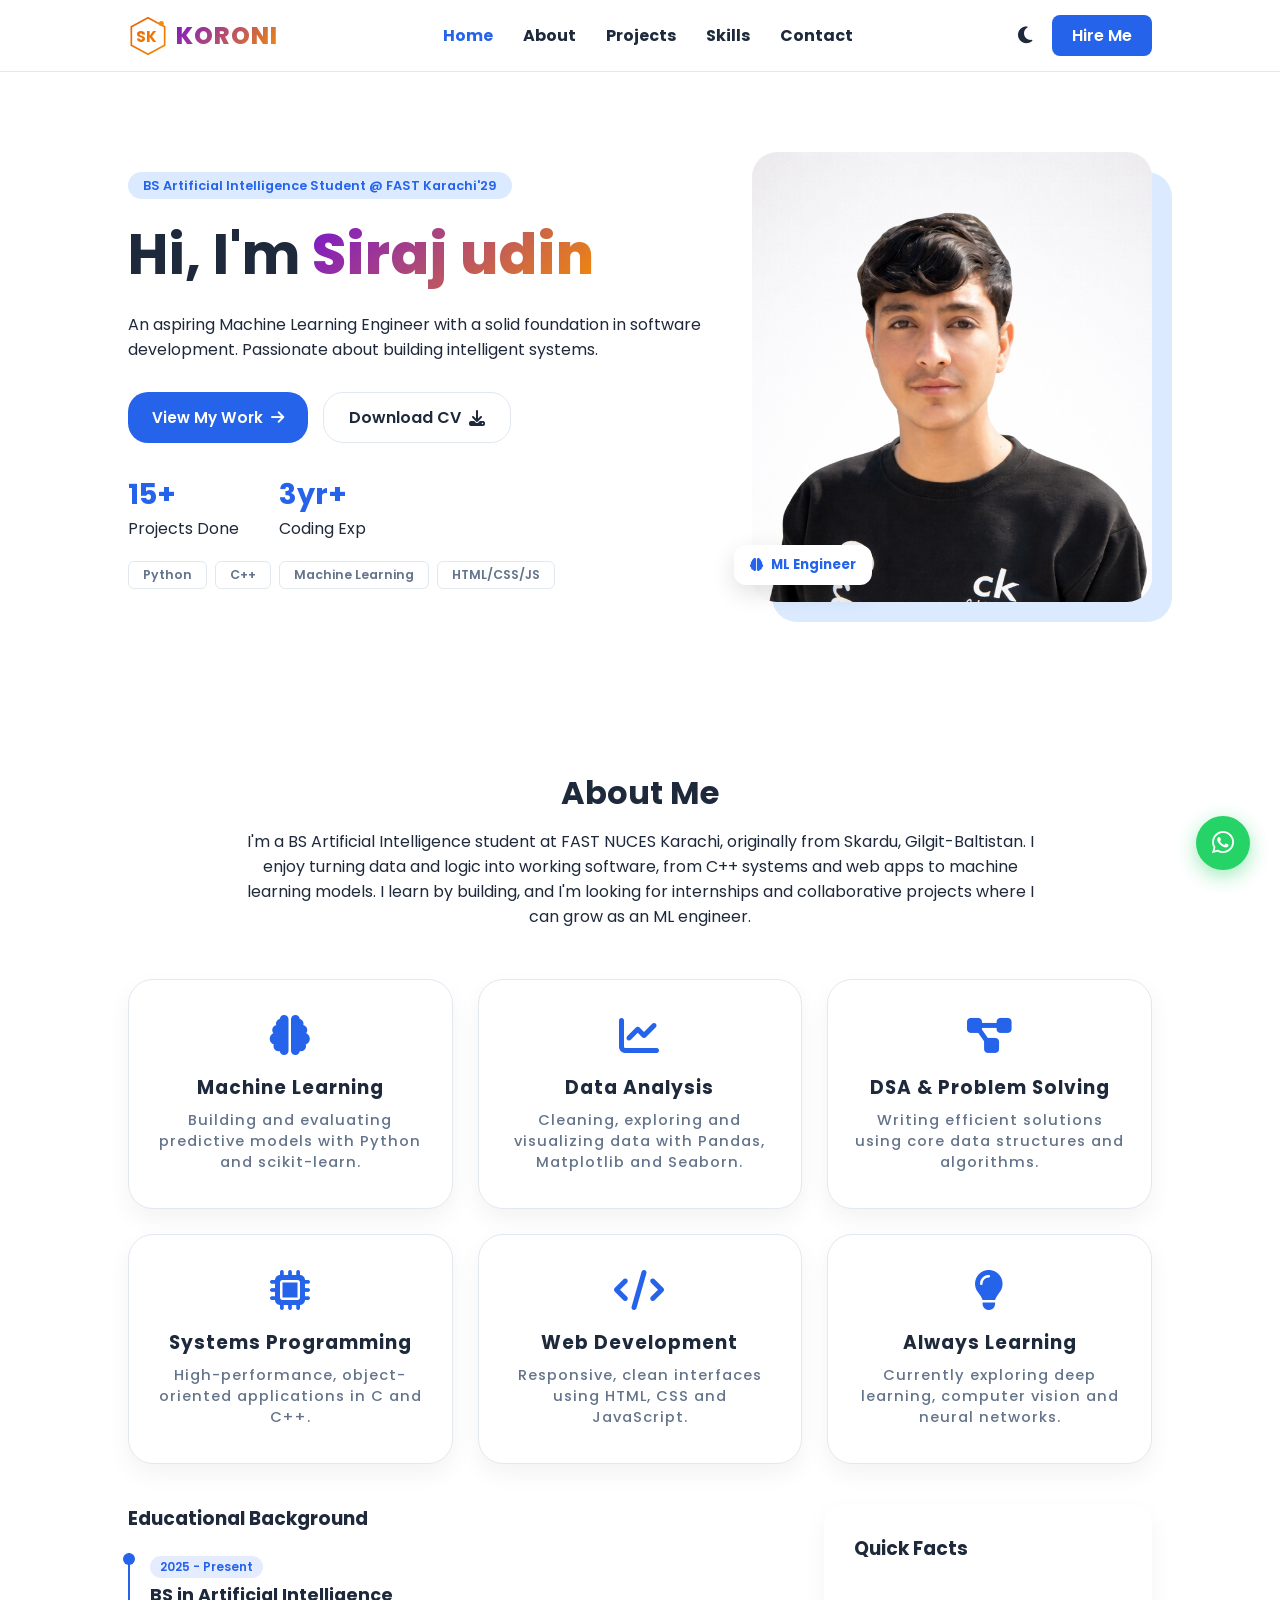
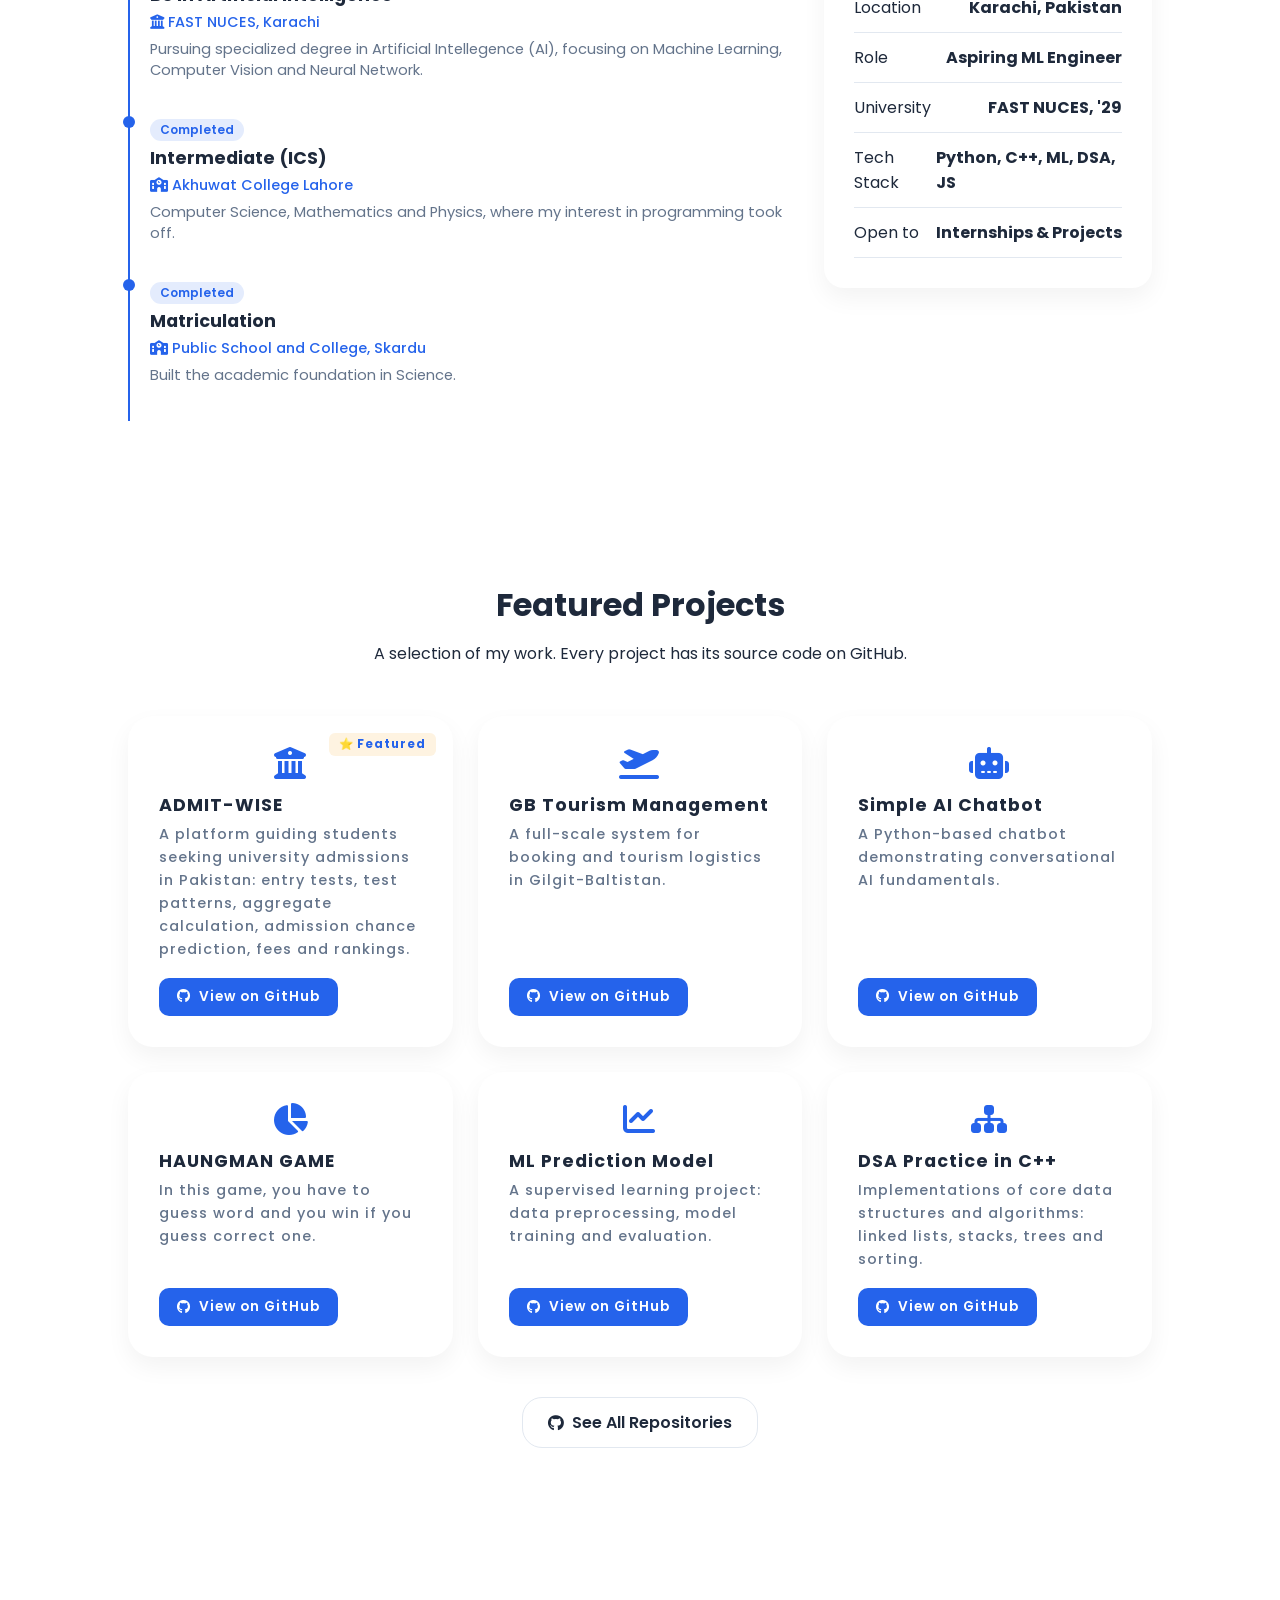
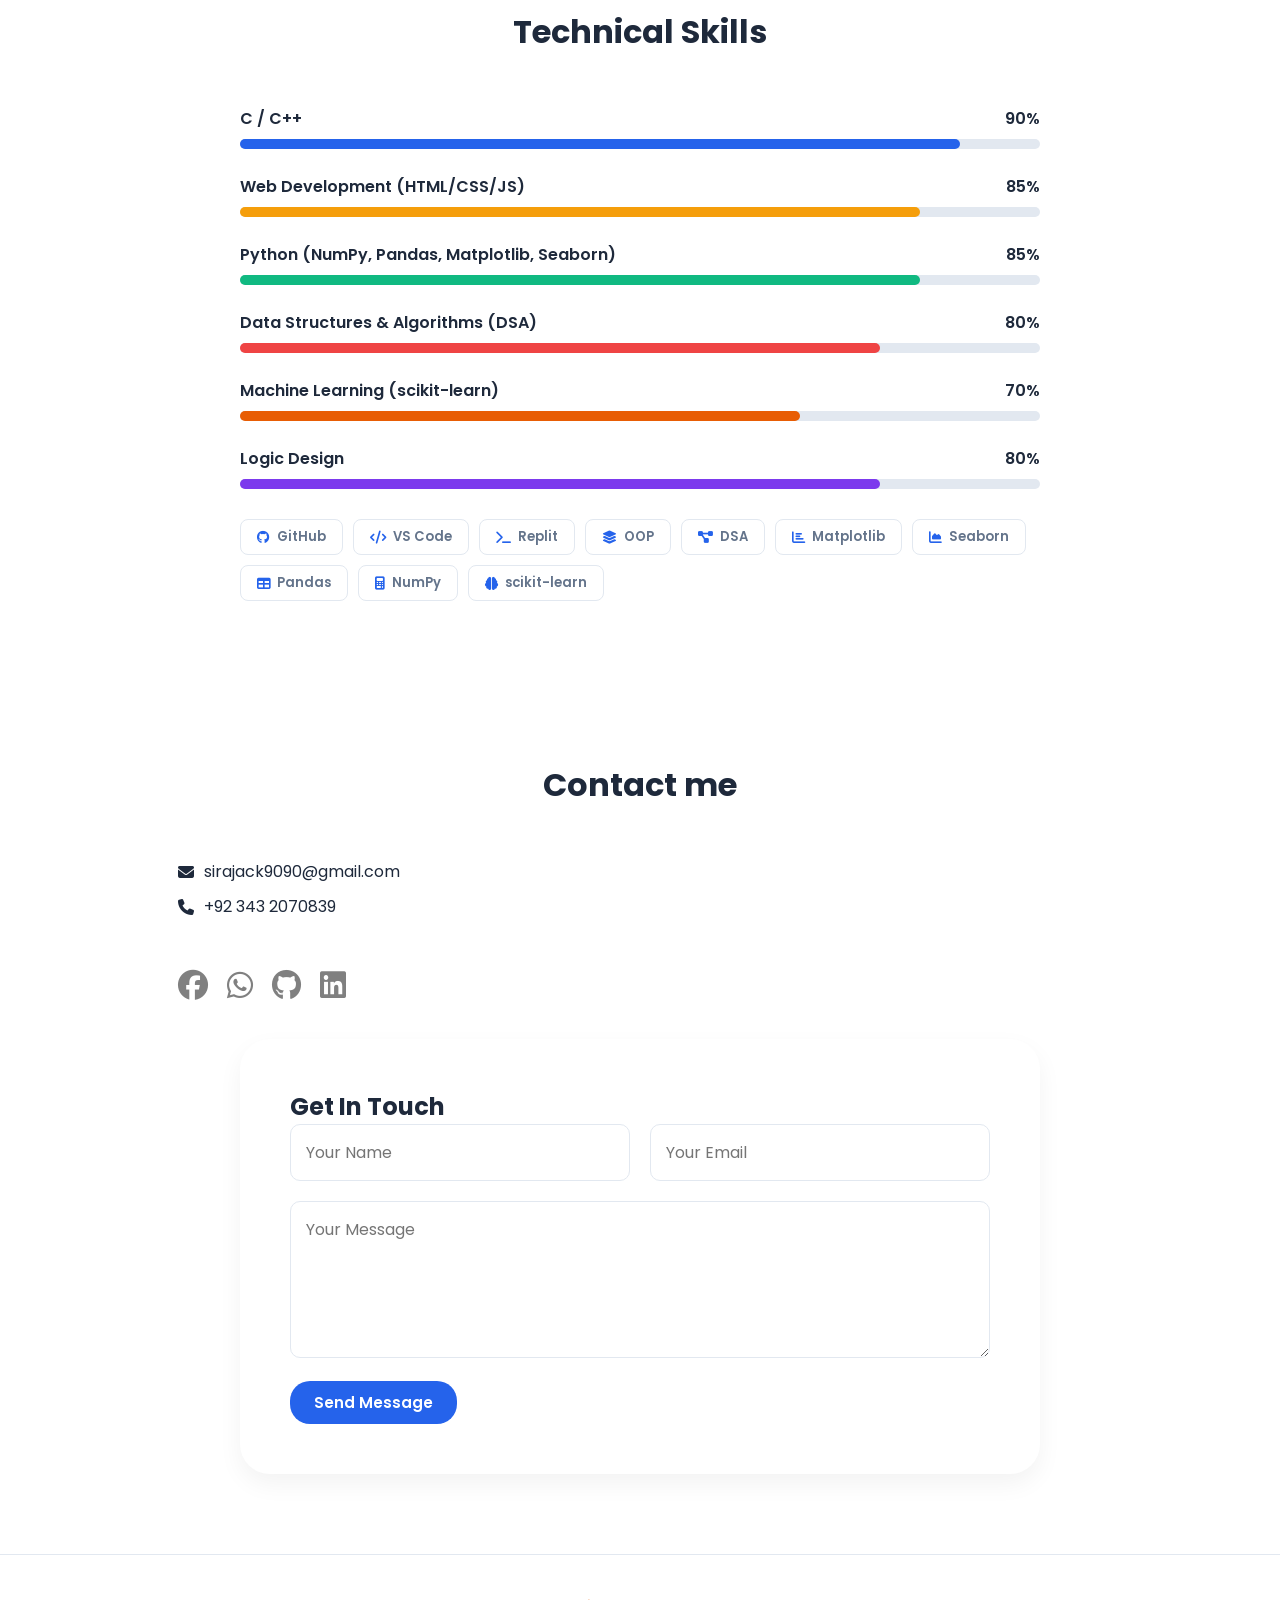
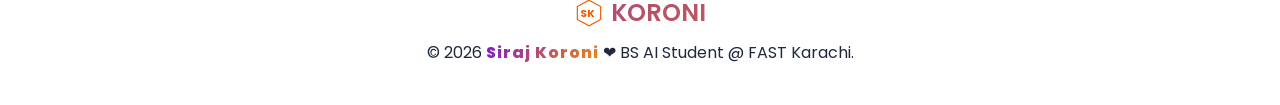
<file: index.html>
<!doctype html>
<html lang="en" data-theme="light">
  <head>
    <meta charset="UTF-8" />
    <meta name="viewport" content="width=device-width, initial-scale=1.0" />
    <title>Siraj Koroni | AI &amp; ML Engineer Portfolio</title>
    <meta name="description" content="Portfolio of Siraj Koroni, BS Artificial Intelligence student at FAST NUCES Karachi. Machine Learning, Python, C++ and web projects." />
    <meta property="og:title" content="Siraj Koroni | Aspiring ML Engineer" />
    <meta property="og:description" content="BS AI student at FAST Karachi. Projects in ML, Python, C++ and web development." />
    <meta property="og:image" content="myImage.png" />
    <link rel="icon" href="data:image/svg+xml,<svg xmlns='http://www.w3.org/2000/svg' viewBox='0 0 100 100'><text y='.9em' font-size='90'>🧠</text></svg>" />
    <link href="https://fonts.googleapis.com/css2?family=Poppins:wght@300;400;500;600;700&display=swap" rel="stylesheet" />
    <link rel="stylesheet" href="https://cdnjs.cloudflare.com/ajax/libs/font-awesome/6.4.0/css/all.min.css" />
    <link rel="stylesheet" href="mycss.css" />
  </head>
  <body>

    <!-- FLOATING WHATSAPP BUTTON -->
    <a href="https://wa.me/923432070839" target="_blank" rel="noopener" class="float-contact" title="Chat on WhatsApp">
      <i class="fab fa-whatsapp"></i>
      <span class="float-tooltip">Chat with me</span>
    </a>

    <header>
      <nav class="navbar">

        <!-- SVG LOGO -->
        <a href="#home" class="logo">
          <svg class="logo-svg" viewBox="0 0 48 48" fill="none" xmlns="http://www.w3.org/2000/svg">
            <defs>
              <linearGradient id="lg1" x1="0" y1="0" x2="48" y2="48" gradientUnits="userSpaceOnUse">
                <stop stop-color="#e85d04"/>
                <stop offset="1" stop-color="#f48c06"/>
              </linearGradient>
            </defs>
            <!-- Hexagon -->
            <polygon points="24,2 44,13 44,35 24,46 4,35 4,13"
              fill="none" stroke="url(#lg1)" stroke-width="2"/>
            <!-- SK text -->
            <text x="9" y="31" font-family="Poppins, sans-serif"
              font-size="18" font-weight="700" fill="url(#lg1)">SK</text>
            <!-- Dot accent -->
            <circle cx="40" cy="9" r="3" fill="#f48c06"/>
          </svg>
          <span class="logo-text">KORONI</span>
        </a>

        <ul class="nav-links">
          <li><a href="#home"><b>Home</b></a></li>
          <li><a href="#about"><b>About</b></a></li>
          <li><a href="#projects"><b>Projects</b></a></li>
          <li><a href="#skills"><b>Skills</b></a></li>
          <li><a href="#contact"><b>Contact</b></a></li>
        </ul>
        <div class="nav-right">
          <button id="theme-toggle" class="theme-btn">
            <i class="fas fa-moon"></i>
          </button>
          <a href="#contact" class="hire-btn">Hire Me</a>
        </div>
      </nav>
    </header>

    <!-- HERO -->
    <section id="home" class="hero">
      <div class="hero-container">
        <div class="hero-text">
          <span class="badge">BS Artificial Intelligence Student @ FAST Karachi'29</span>
          <h1>Hi, I'm <span class="accent-text">Siraj udin</span></h1>
          <p>
            An aspiring Machine Learning Engineer with a solid foundation
            in software development. Passionate about building intelligent systems.
          </p>

          <div class="hero-actions">
            <a href="#projects" class="btn btn-main">View My Work <i class="fas fa-arrow-right"></i></a>
            <a href="CV-sirajudin.pdf" class="btn btn-alt" download>Download CV <i class="fas fa-download"></i></a>
          </div>

          <div class="hero-stats">
            <div class="stat">
              <strong>15+</strong> <span>Projects Done</span>
            </div>
            <div class="stat">
              <strong>3yr+</strong> <span>Coding Exp</span>
            </div>
          </div>

          <div class="tech-pills">
            <span>Python</span>
            <span>C++</span>
            <span>Machine Learning</span>
            <span>HTML/CSS/JS</span>
          </div>
        </div>

        <div class="hero-img-box">
          <img src="myImage.png" alt="Siraj Koroni" />
          <div class="img-badge-float"><i class="fas fa-brain"></i> ML Engineer</div>
        </div>
      </div>
    </section>

    <!-- ABOUT -->
    <section id="about" class="about">
      <div class="section-header">
        <h2>About Me</h2>
        <p>
          I'm a BS Artificial Intelligence student at FAST NUCES Karachi, originally from
          Skardu, Gilgit-Baltistan. I enjoy turning data and logic into working software,
          from C++ systems and web apps to machine learning models. I learn by building,
          and I'm looking for internships and collaborative projects where I can grow
          as an ML engineer.
        </p>
      </div>

      <div class="expertise-grid">
        <div class="exp-card"><i class="fas fa-brain"></i><h3>Machine Learning</h3>
          <p>Building and evaluating predictive models with Python and scikit-learn.</p></div>
        <div class="exp-card"><i class="fas fa-chart-line"></i><h3>Data Analysis</h3>
          <p>Cleaning, exploring and visualizing data with Pandas, Matplotlib and Seaborn.</p></div>
        <div class="exp-card"><i class="fas fa-project-diagram"></i><h3>DSA &amp; Problem Solving</h3>
          <p>Writing efficient solutions using core data structures and algorithms.</p></div>
        <div class="exp-card"><i class="fas fa-microchip"></i><h3>Systems Programming</h3>
          <p>High-performance, object-oriented applications in C and C++.</p></div>
        <div class="exp-card"><i class="fas fa-code"></i><h3>Web Development</h3>
          <p>Responsive, clean interfaces using HTML, CSS and JavaScript.</p></div>
        <div class="exp-card"><i class="fas fa-lightbulb"></i><h3>Always Learning</h3>
          <p>Currently exploring deep learning, computer vision and neural networks.</p></div>
      </div>

      <!-- <div class="learning-row">
        <strong>Currently learning:</strong>
        <span>Deep Learning</span><span>Computer Vision</span><span>Neural Networks</span><span>scikit-learn</span><span>Linear Algebra</span>
      </div> -->

      <div class="about-details">
        <div class="education">
          <h3>Educational Background</h3>
          <div class="timeline">
            <div class="timeline-point">
              <span class="year-tag">2025 - Present</span>
              <h4>BS in Artificial Intelligence</h4>
              <span class="place"><i class="fas fa-university"></i> FAST NUCES, Karachi</span>
              <p>Pursuing specialized degree in Artificial Intellegence (AI), focusing on Machine Learning, Computer Vision and Neural Network.</p>
              <!-- <div class="p-tags"><span>Machine Learning</span><span>Data Structures</span><span>OOP</span><span>Linear Algebra</span></div> -->
            </div>
            <div class="timeline-point">
              <span class="year-tag">Completed</span>
              <h4>Intermediate (ICS)</h4>
              <span class="place"><i class="fas fa-school"></i> Akhuwat College Lahore</span>
              <p>Computer Science, Mathematics and Physics, where my interest in programming took off.</p>
            </div>
            <div class="timeline-point">
              <span class="year-tag">Completed</span>
              <h4>Matriculation</h4>
              <span class="place"><i class="fas fa-school"></i> Public School and College, Skardu</span>
              <p>Built the academic foundation in Science.</p>
            </div>
          </div>
        </div>
        <div class="quick-facts">
          <h3>Quick Facts</h3>
          <div class="fact-row"><span>Location</span> <strong>Karachi, Pakistan</strong></div>
          <div class="fact-row"><span>Role</span> <strong>Aspiring ML Engineer</strong></div>
          <div class="fact-row"><span>University</span> <strong>FAST NUCES, '29</strong></div>
          <div class="fact-row"><span>Tech Stack</span> <strong>Python, C++, ML, DSA, JS</strong></div>
          <div class="fact-row"><span>Open to</span> <strong>Internships &amp; Projects</strong></div>
        </div>
      </div>
    </section>

    <!-- PROJECTS -->
    <section id="projects" class="projects">
      <div class="section-header">
        <h2>Featured Projects</h2>
        <p>A selection of my work. Every project has its source code on GitHub.</p>
      </div>
      <div class="project-grid">

        <div class="project-card">
          <div class="p-icon"><i class="fas fa-university"></i></div><div class="p-status">⭐ Featured</div>
          <h3>ADMIT-WISE </h3>
          <p>A platform guiding students seeking university admissions in Pakistan: entry tests, test patterns, aggregate calculation, admission chance prediction, fees and rankings.</p>
          <!-- <div class="p-tags"><span>Python</span><span>Streamlit lib</span></div> -->
          <div class="p-actions"><a href="https://github.com/Koroni-9090/AdmitWise.git" target="_blank" rel="noopener" class="p-btn"><i class="fab fa-github"></i> View on GitHub</a></div>
        </div>

        <div class="project-card">
          <div class="p-icon"><i class="fas fa-plane-departure"></i></div>
          <h3>GB Tourism Management</h3>
          <p>A full-scale system for booking and tourism logistics in Gilgit-Baltistan.</p>
          <!-- <div class="p-tags"><span>C++</span><span>C</span><span>Logic Design</span></div> -->
          <div class="p-actions"><a href="https://github.com/Siraj-koroni/PF-Project-tourism-GB.git" target="_blank" rel="noopener" class="p-btn"><i class="fab fa-github"></i> View on GitHub</a></div>
        </div>

        <div class="project-card">
          <div class="p-icon"><i class="fas fa-robot"></i></div>
          <h3>Simple AI Chatbot</h3>
          <p>A Python-based chatbot demonstrating conversational AI fundamentals.</p>
          <!-- <div class="p-tags"><span>Python</span><span>Numpy</span></div> -->
          <div class="p-actions"><a href="https://github.com/Koroni-9090/Basic-chatbot.git" target="_blank" rel="noopener" class="p-btn"><i class="fab fa-github"></i> View on GitHub</a></div>
        </div>

        <div class="project-card">
          <div class="p-icon"><i class="fas fa-chart-pie"></i></div>
          <h3>HAUNGMAN GAME</h3>
          <p>In this game, you have to guess word and you win if you guess correct one.</p>
          <!-- <div class="p-tags"><span>Python</span><span>Numpy</span><span>Pandas</span></div> -->
          <div class="p-actions"><a href="https://github.com/Koroni-9090/Haungman-Game.git" target="_blank" rel="noopener" class="p-btn"><i class="fab fa-github"></i> View on GitHub</a></div>
        </div>

        <div class="project-card">
          <div class="p-icon"><i class="fas fa-chart-line"></i></div>
          <h3>ML Prediction Model</h3>
          <p>A supervised learning project: data preprocessing, model training and evaluation.</p>
          <!-- <div class="p-tags"><span>Python</span><span>scikit-learn</span></div> -->
          <div class="p-actions"><a href="https://github.com/Siraj-koroni/ML-Prediction-Model" target="_blank" rel="noopener" class="p-btn"><i class="fab fa-github"></i> View on GitHub</a></div>
        </div>

        <div class="project-card">
          <div class="p-icon"><i class="fas fa-sitemap"></i></div>
          <h3>DSA Practice in C++</h3>
          <p>Implementations of core data structures and algorithms: linked lists, stacks, trees and sorting.</p>
          <!-- <div class="p-tags"><span>C++</span><span>DSA</span></div> -->
          <div class="p-actions"><a href="https://github.com/Siraj-koroni/DSA-Cpp" target="_blank" rel="noopener" class="p-btn"><i class="fab fa-github"></i> View on GitHub</a></div>
        </div>
      </div>
      <div class="center-btn">
        <a href="https://github.com/Siraj-koroni" target="_blank" rel="noopener" class="btn btn-alt"><i class="fab fa-github"></i> See All Repositories</a>
      </div>
    </section>

    <!-- SKILLS -->
    <section id="skills" class="skills">
      <div class="section-header">
        <h2>Technical Skills</h2>
      </div>
      <div class="skills-container">

        <div class="skill-box">
          <div class="skill-info"><span>C / C++</span><span class="percent">90%</span></div>
          <div class="progress-line"><span class="c-cpp" data-width="90" style="--bar-color:#2563eb;"></span></div>
        </div>

        <div class="skill-box">
          <div class="skill-info"><span>Web Development (HTML/CSS/JS)</span><span class="percent">85%</span></div>
          <div class="progress-line"><span class="web-dev" data-width="85" style="--bar-color:#f59e0b;"></span></div>
        </div>

        <div class="skill-box">
          <div class="skill-info"><span>Python (NumPy, Pandas, Matplotlib, Seaborn)</span><span class="percent">85%</span></div>
          <div class="progress-line"><span class="python" data-width="85" style="--bar-color:#10b981;"></span></div>
        </div>

        <div class="skill-box">
          <div class="skill-info"><span>Data Structures &amp; Algorithms (DSA)</span><span class="percent">80%</span></div>
          <div class="progress-line"><span class="dsa" data-width="80" style="--bar-color:#ef4444;"></span></div>
        </div>

        <div class="skill-box">
          <div class="skill-info"><span>Machine Learning (scikit-learn)</span><span class="percent">70%</span></div>
          <div class="progress-line"><span class="ml" data-width="70" style="--bar-color:#e85d04;"></span></div>
        </div>

        <div class="skill-box">
          <div class="skill-info"><span>Logic Design</span><span class="percent">80%</span></div>
          <div class="progress-line"><span class="logic" data-width="80" style="--bar-color:#7c3aed;"></span></div>
        </div>

      </div>

      <div class="tools-row">
        <span class="tool-badge"><i class="fab fa-github"></i> GitHub</span>
        <span class="tool-badge"><i class="fas fa-code"></i> VS Code</span>
        <span class="tool-badge"><i class="fas fa-terminal"></i> Replit</span>
        <span class="tool-badge"><i class="fas fa-layer-group"></i> OOP</span>
        <span class="tool-badge"><i class="fas fa-project-diagram"></i> DSA</span>
        <span class="tool-badge"><i class="fas fa-chart-bar"></i> Matplotlib</span>
        <span class="tool-badge"><i class="fas fa-chart-area"></i> Seaborn</span>
        <span class="tool-badge"><i class="fas fa-table"></i> Pandas</span>
        <span class="tool-badge"><i class="fas fa-calculator"></i> NumPy</span>
        <span class="tool-badge"><i class="fas fa-brain"></i> scikit-learn</span>
      </div>
    </section>

    <!-- <-- CONTACT -->
    <section id="contact" class="contact">
      <div class="section-header">
        <h2>Contact me</h2>
      </div>

      <div class="contact-info-row">
        <a href="mailto:sirajack9090@gmail.com">
          <i class="fa-solid fa-envelope"></i> sirajack9090@gmail.com
        </a>
        <a href="tel:+923432070839">
          <i class="fa-solid fa-phone"></i> +92 343 2070839
        </a>
      </div>

      <div class="social-platforms">
        <a id="facebook" href="https://www.facebook.com" target="_blank">
          <i class="fab fa-facebook"></i>
        </a>
        <a id="whatsapp" href="https://wa.me/923432070839" target="_blank">
          <i class="fab fa-whatsapp"></i>
        </a>
        <a id="github" href="https://github.com/Siraj-koroni" target="_blank">
          <i class="fab fa-github"></i>
        </a>
        <a id="linkedin" href="https://www.linkedin.com/in/siraj-u-din-773331389?utm_source=share&utm_campaign=share_via&utm_content=profile&utm_medium=android_app" target="_blank">
          <i class="fab fa-linkedin"></i>
        </a>
      </div>

      <div class="contact-box">
        <h2>Get In Touch</h2>
        <form id="contact-form">
          <div class="input-row">
            <input type="text" name="name" placeholder="Your Name" required />
            <input type="email" name="email" placeholder="Your Email" required />
          </div>
          <textarea name="message" rows="5" placeholder="Your Message" required></textarea>
          <button type="submit" class="btn btn-main" style="margin-top:16px;">Send Message</button>
        </form>
      </div>
    </section>

    <footer>
      <div class="f-logo">
        <svg viewBox="0 0 48 48" width="28" fill="none">
          <polygon points="24,2 44,13 44,35 24,46 4,35 4,13" fill="none" stroke="#e85d04" stroke-width="2"/>
          <text x="9" y="31" font-family="Poppins,sans-serif" font-size="18" font-weight="700" fill="#e85d04">SK</text>
        </svg>
        KORONI
      </div>
      <p>&copy; 2026 <b>Siraj Koroni</b>  ❤ BS AI Student @ FAST Karachi.</p>
    </footer>

    <button id="back-top" class="back-top" aria-label="Back to top"><i class="fas fa-arrow-up"></i></button>
    <script src="myjs.js"></script>
  </body>
</html>
</file>
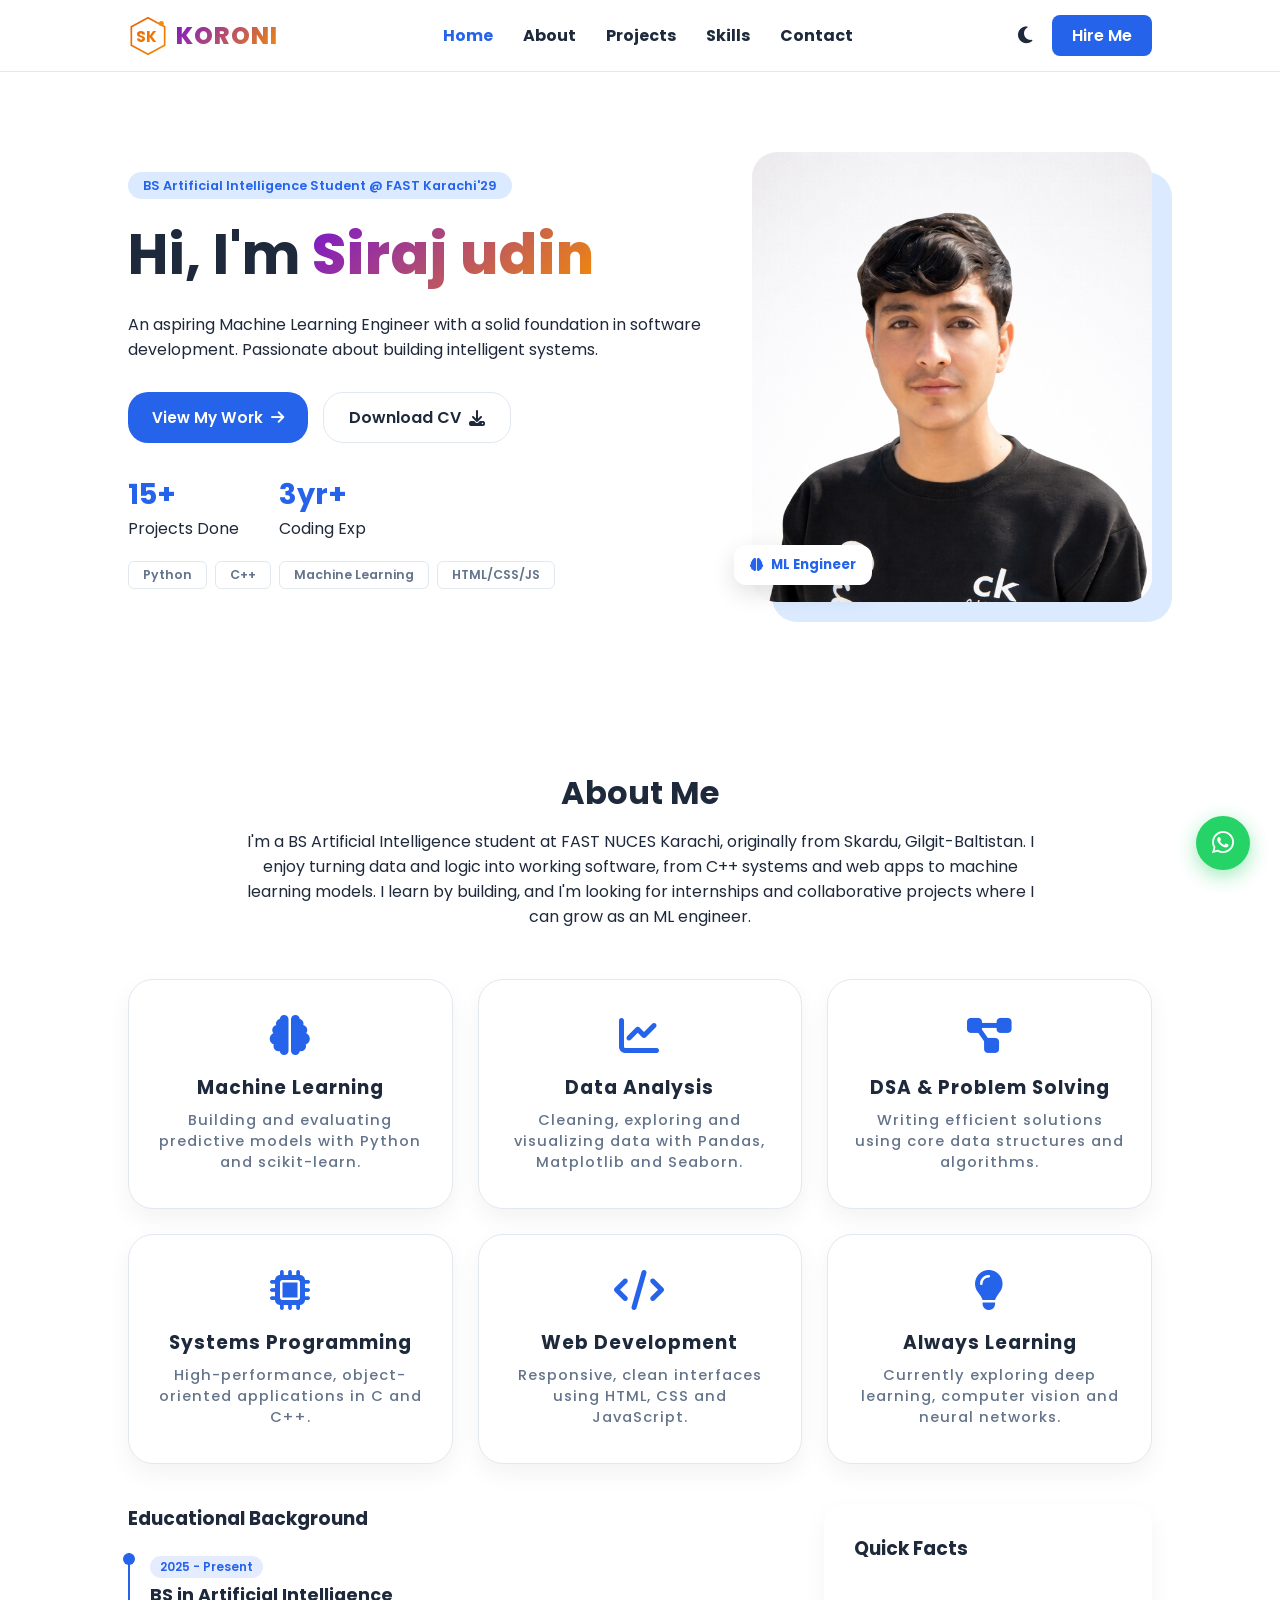
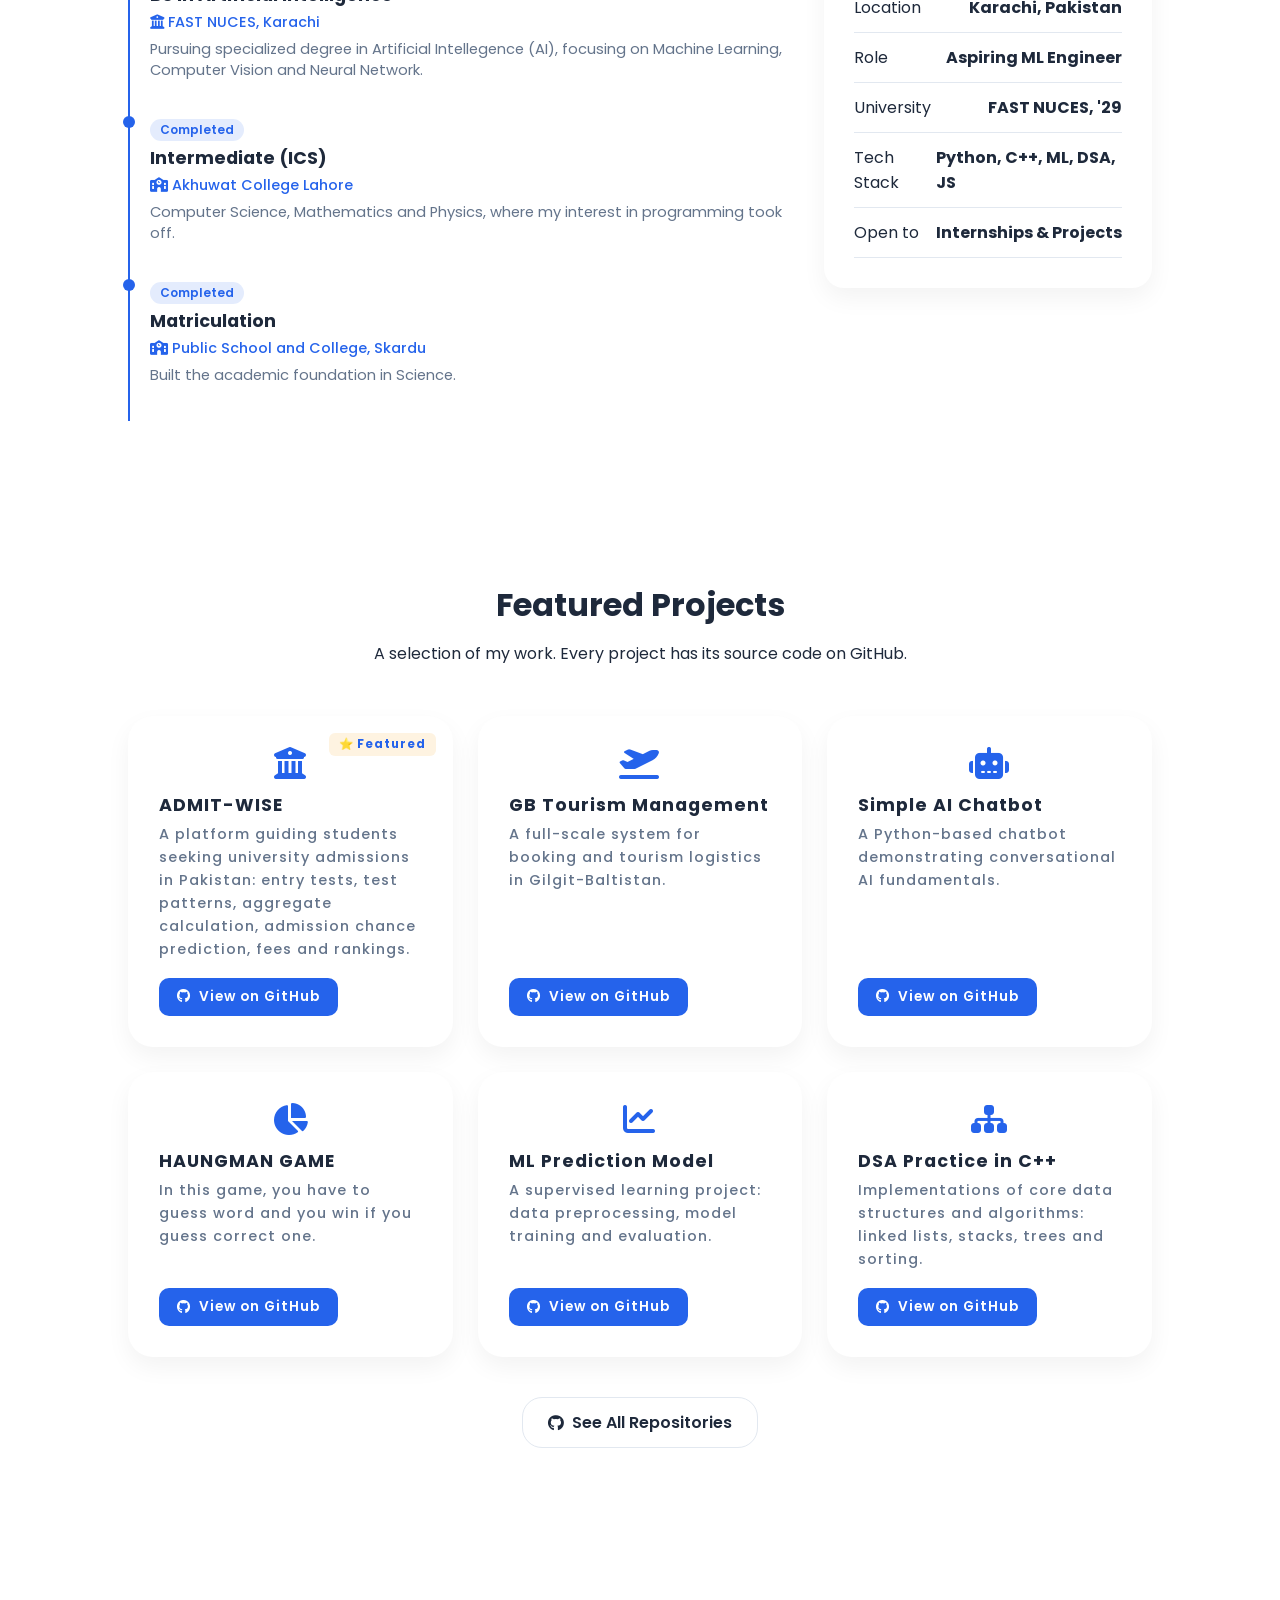
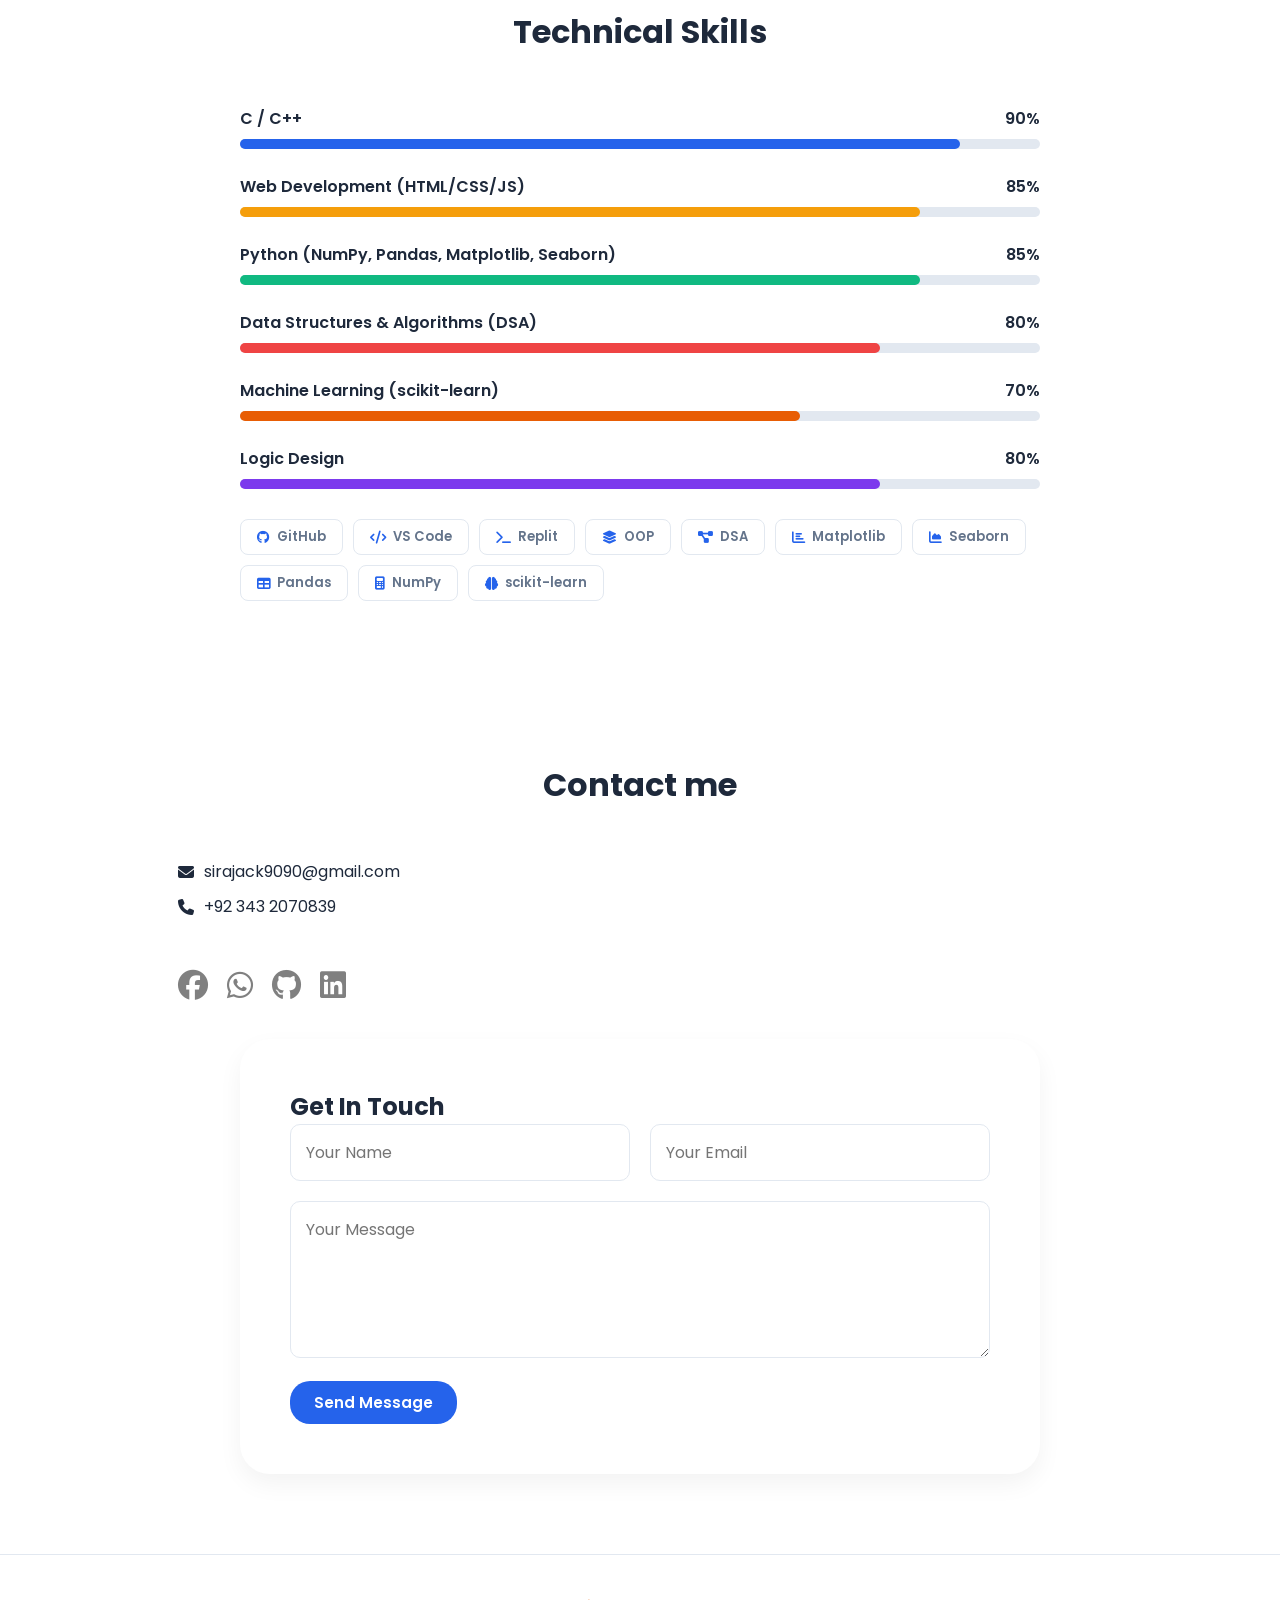
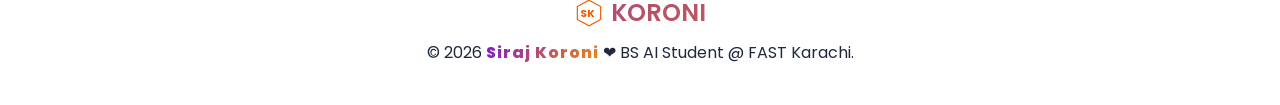
<file: myhtml.html>
<!doctype html>
<html lang="en" data-theme="light">
  <head>
    <meta charset="UTF-8" />
    <meta name="viewport" content="width=device-width, initial-scale=1.0" />
    <title>Siraj Koroni | AI &amp; ML Engineer Portfolio</title>
    <meta name="description" content="Portfolio of Siraj Koroni, BS Artificial Intelligence student at FAST NUCES Karachi. Machine Learning, Python, C++ and web projects." />
    <meta property="og:title" content="Siraj Koroni | Aspiring ML Engineer" />
    <meta property="og:description" content="BS AI student at FAST Karachi. Projects in ML, Python, C++ and web development." />
    <meta property="og:image" content="myImage.png" />
    <link rel="icon" href="data:image/svg+xml,<svg xmlns='http://www.w3.org/2000/svg' viewBox='0 0 100 100'><text y='.9em' font-size='90'>🧠</text></svg>" />
    <link href="https://fonts.googleapis.com/css2?family=Poppins:wght@300;400;500;600;700&display=swap" rel="stylesheet" />
    <link rel="stylesheet" href="https://cdnjs.cloudflare.com/ajax/libs/font-awesome/6.4.0/css/all.min.css" />
    <link rel="stylesheet" href="mycss.css" />
  </head>
  <body>

    <!-- FLOATING WHATSAPP BUTTON -->
    <a href="https://wa.me/923432070839" target="_blank" rel="noopener" class="float-contact" title="Chat on WhatsApp">
      <i class="fab fa-whatsapp"></i>
      <span class="float-tooltip">Chat with me</span>
    </a>

    <header>
      <nav class="navbar">

        <!-- SVG LOGO -->
        <a href="#home" class="logo">
          <svg class="logo-svg" viewBox="0 0 48 48" fill="none" xmlns="http://www.w3.org/2000/svg">
            <defs>
              <linearGradient id="lg1" x1="0" y1="0" x2="48" y2="48" gradientUnits="userSpaceOnUse">
                <stop stop-color="#e85d04"/>
                <stop offset="1" stop-color="#f48c06"/>
              </linearGradient>
            </defs>
            <!-- Hexagon -->
            <polygon points="24,2 44,13 44,35 24,46 4,35 4,13"
              fill="none" stroke="url(#lg1)" stroke-width="2"/>
            <!-- SK text -->
            <text x="9" y="31" font-family="Poppins, sans-serif"
              font-size="18" font-weight="700" fill="url(#lg1)">SK</text>
            <!-- Dot accent -->
            <circle cx="40" cy="9" r="3" fill="#f48c06"/>
          </svg>
          <span class="logo-text">KORONI</span>
        </a>

        <ul class="nav-links">
          <li><a href="#home"><b>Home</b></a></li>
          <li><a href="#about"><b>About</b></a></li>
          <li><a href="#projects"><b>Projects</b></a></li>
          <li><a href="#skills"><b>Skills</b></a></li>
          <li><a href="#contact"><b>Contact</b></a></li>
        </ul>
        <div class="nav-right">
          <button id="theme-toggle" class="theme-btn">
            <i class="fas fa-moon"></i>
          </button>
          <a href="#contact" class="hire-btn">Hire Me</a>
        </div>
      </nav>
    </header>

    <!-- HERO -->
    <section id="home" class="hero">
      <div class="hero-container">
        <div class="hero-text">
          <span class="badge">BS Artificial Intelligence Student @ FAST Karachi'29</span>
          <h1>Hi, I'm <span class="accent-text">Siraj udin</span></h1>
          <p>
            An aspiring Machine Learning Engineer with a solid foundation
            in software development. Passionate about building intelligent systems.
          </p>

          <div class="hero-actions">
            <a href="#projects" class="btn btn-main">View My Work <i class="fas fa-arrow-right"></i></a>
            <a href="myCV.pdf" class="btn btn-alt" download>Download CV <i class="fas fa-download"></i></a>
          </div>

          <div class="hero-stats">
            <div class="stat">
              <strong>15+</strong> <span>Projects Done</span>
            </div>
            <div class="stat">
              <strong>3yr+</strong> <span>Coding Exp</span>
            </div>
          </div>

          <div class="tech-pills">
            <span>Python</span>
            <span>C++</span>
            <span>Machine Learning</span>
            <span>HTML/CSS/JS</span>
          </div>
        </div>

        <div class="hero-img-box">
          <img src="myImage.png" alt="Siraj Koroni" />
          <div class="img-badge-float"><i class="fas fa-brain"></i> ML Engineer</div>
        </div>
      </div>
    </section>

    <!-- ABOUT -->
    <section id="about" class="about">
      <div class="section-header">
        <h2>About Me</h2>
        <p>
          I'm a BS Artificial Intelligence student at FAST NUCES Karachi, originally from
          Skardu, Gilgit-Baltistan. I enjoy turning data and logic into working software,
          from C++ systems and web apps to machine learning models. I learn by building,
          and I'm looking for internships and collaborative projects where I can grow
          as an ML engineer.
        </p>
      </div>

      <div class="expertise-grid">
        <div class="exp-card"><i class="fas fa-brain"></i><h3>Machine Learning</h3>
          <p>Building and evaluating predictive models with Python and scikit-learn.</p></div>
        <div class="exp-card"><i class="fas fa-chart-line"></i><h3>Data Analysis</h3>
          <p>Cleaning, exploring and visualizing data with Pandas, Matplotlib and Seaborn.</p></div>
        <div class="exp-card"><i class="fas fa-project-diagram"></i><h3>DSA &amp; Problem Solving</h3>
          <p>Writing efficient solutions using core data structures and algorithms.</p></div>
        <div class="exp-card"><i class="fas fa-microchip"></i><h3>Systems Programming</h3>
          <p>High-performance, object-oriented applications in C and C++.</p></div>
        <div class="exp-card"><i class="fas fa-code"></i><h3>Web Development</h3>
          <p>Responsive, clean interfaces using HTML, CSS and JavaScript.</p></div>
        <div class="exp-card"><i class="fas fa-lightbulb"></i><h3>Always Learning</h3>
          <p>Currently exploring deep learning, computer vision and neural networks.</p></div>
      </div>

      <!-- <div class="learning-row">
        <strong>Currently learning:</strong>
        <span>Deep Learning</span><span>Computer Vision</span><span>Neural Networks</span><span>scikit-learn</span><span>Linear Algebra</span>
      </div> -->

      <div class="about-details">
        <div class="education">
          <h3>Educational Background</h3>
          <div class="timeline">
            <div class="timeline-point">
              <span class="year-tag">2025 - Present</span>
              <h4>BS in Artificial Intelligence</h4>
              <span class="place"><i class="fas fa-university"></i> FAST NUCES, Karachi</span>
              <p>Pursuing specialized degree in Artificial Intellegence (AI), focusing on Machine Learning, Computer Vision and Neural Network.</p>
              <!-- <div class="p-tags"><span>Machine Learning</span><span>Data Structures</span><span>OOP</span><span>Linear Algebra</span></div> -->
            </div>
            <div class="timeline-point">
              <span class="year-tag">Completed</span>
              <h4>Intermediate (ICS)</h4>
              <span class="place"><i class="fas fa-school"></i> Akhuwat College Lahore</span>
              <p>Computer Science, Mathematics and Physics, where my interest in programming took off.</p>
            </div>
            <div class="timeline-point">
              <span class="year-tag">Completed</span>
              <h4>Matriculation</h4>
              <span class="place"><i class="fas fa-school"></i> Public School and College, Skardu</span>
              <p>Built the academic foundation in Science.</p>
            </div>
          </div>
        </div>
        <div class="quick-facts">
          <h3>Quick Facts</h3>
          <div class="fact-row"><span>Location</span> <strong>Karachi, Pakistan</strong></div>
          <div class="fact-row"><span>Role</span> <strong>Aspiring ML Engineer</strong></div>
          <div class="fact-row"><span>University</span> <strong>FAST NUCES, '29</strong></div>
          <div class="fact-row"><span>Tech Stack</span> <strong>Python, C++, ML, DSA, JS</strong></div>
          <div class="fact-row"><span>Open to</span> <strong>Internships &amp; Projects</strong></div>
        </div>
      </div>
    </section>

    <!-- PROJECTS -->
    <section id="projects" class="projects">
      <div class="section-header">
        <h2>Featured Projects</h2>
        <p>A selection of my work. Every project has its source code on GitHub.</p>
      </div>
      <div class="project-grid">

        <div class="project-card">
          <div class="p-icon"><i class="fas fa-university"></i></div><div class="p-status">⭐ Featured</div>
          <h3>ADMIT-WISE </h3>
          <p>A platform guiding students seeking university admissions in Pakistan: entry tests, test patterns, aggregate calculation, admission chance prediction, fees and rankings.</p>
          <!-- <div class="p-tags"><span>Python</span><span>Streamlit lib</span></div> -->
          <div class="p-actions"><a href="https://github.com/Koroni-9090/AdmitWise.git" target="_blank" rel="noopener" class="p-btn"><i class="fab fa-github"></i> View on GitHub</a></div>
        </div>

        <div class="project-card">
          <div class="p-icon"><i class="fas fa-plane-departure"></i></div>
          <h3>GB Tourism Management</h3>
          <p>A full-scale system for booking and tourism logistics in Gilgit-Baltistan.</p>
          <!-- <div class="p-tags"><span>C++</span><span>C</span><span>Logic Design</span></div> -->
          <div class="p-actions"><a href="https://github.com/Siraj-koroni/PF-Project-tourism-GB.git" target="_blank" rel="noopener" class="p-btn"><i class="fab fa-github"></i> View on GitHub</a></div>
        </div>

        <div class="project-card">
          <div class="p-icon"><i class="fas fa-robot"></i></div>
          <h3>Simple AI Chatbot</h3>
          <p>A Python-based chatbot demonstrating conversational AI fundamentals.</p>
          <!-- <div class="p-tags"><span>Python</span><span>Numpy</span></div> -->
          <div class="p-actions"><a href="https://github.com/Koroni-9090/Basic-chatbot.git" target="_blank" rel="noopener" class="p-btn"><i class="fab fa-github"></i> View on GitHub</a></div>
        </div>

        <div class="project-card">
          <div class="p-icon"><i class="fas fa-chart-pie"></i></div>
          <h3>HAUNGMAN GAME</h3>
          <p>In this game, you have to guess word and you win if you guess correct one.</p>
          <!-- <div class="p-tags"><span>Python</span><span>Numpy</span><span>Pandas</span></div> -->
          <div class="p-actions"><a href="https://github.com/Koroni-9090/Haungman-Game.git" target="_blank" rel="noopener" class="p-btn"><i class="fab fa-github"></i> View on GitHub</a></div>
        </div>

        <div class="project-card">
          <div class="p-icon"><i class="fas fa-chart-line"></i></div>
          <h3>ML Prediction Model</h3>
          <p>A supervised learning project: data preprocessing, model training and evaluation.</p>
          <!-- <div class="p-tags"><span>Python</span><span>scikit-learn</span></div> -->
          <div class="p-actions"><a href="https://github.com/Siraj-koroni/ML-Prediction-Model" target="_blank" rel="noopener" class="p-btn"><i class="fab fa-github"></i> View on GitHub</a></div>
        </div>

        <div class="project-card">
          <div class="p-icon"><i class="fas fa-sitemap"></i></div>
          <h3>DSA Practice in C++</h3>
          <p>Implementations of core data structures and algorithms: linked lists, stacks, trees and sorting.</p>
          <!-- <div class="p-tags"><span>C++</span><span>DSA</span></div> -->
          <div class="p-actions"><a href="https://github.com/Siraj-koroni/DSA-Cpp" target="_blank" rel="noopener" class="p-btn"><i class="fab fa-github"></i> View on GitHub</a></div>
        </div>
      </div>
      <div class="center-btn">
        <a href="https://github.com/Siraj-koroni" target="_blank" rel="noopener" class="btn btn-alt"><i class="fab fa-github"></i> See All Repositories</a>
      </div>
    </section>

    <!-- SKILLS -->
    <section id="skills" class="skills">
      <div class="section-header">
        <h2>Technical Skills</h2>
      </div>
      <div class="skills-container">

        <div class="skill-box">
          <div class="skill-info"><span>C / C++</span><span class="percent">90%</span></div>
          <div class="progress-line"><span class="c-cpp" data-width="90" style="--bar-color:#2563eb;"></span></div>
        </div>

        <div class="skill-box">
          <div class="skill-info"><span>Web Development (HTML/CSS/JS)</span><span class="percent">85%</span></div>
          <div class="progress-line"><span class="web-dev" data-width="85" style="--bar-color:#f59e0b;"></span></div>
        </div>

        <div class="skill-box">
          <div class="skill-info"><span>Python (NumPy, Pandas, Matplotlib, Seaborn)</span><span class="percent">85%</span></div>
          <div class="progress-line"><span class="python" data-width="85" style="--bar-color:#10b981;"></span></div>
        </div>

        <div class="skill-box">
          <div class="skill-info"><span>Data Structures &amp; Algorithms (DSA)</span><span class="percent">80%</span></div>
          <div class="progress-line"><span class="dsa" data-width="80" style="--bar-color:#ef4444;"></span></div>
        </div>

        <div class="skill-box">
          <div class="skill-info"><span>Machine Learning (scikit-learn)</span><span class="percent">70%</span></div>
          <div class="progress-line"><span class="ml" data-width="70" style="--bar-color:#e85d04;"></span></div>
        </div>

        <div class="skill-box">
          <div class="skill-info"><span>Logic Design</span><span class="percent">80%</span></div>
          <div class="progress-line"><span class="logic" data-width="80" style="--bar-color:#7c3aed;"></span></div>
        </div>

      </div>

      <div class="tools-row">
        <span class="tool-badge"><i class="fab fa-github"></i> GitHub</span>
        <span class="tool-badge"><i class="fas fa-code"></i> VS Code</span>
        <span class="tool-badge"><i class="fas fa-terminal"></i> Replit</span>
        <span class="tool-badge"><i class="fas fa-layer-group"></i> OOP</span>
        <span class="tool-badge"><i class="fas fa-project-diagram"></i> DSA</span>
        <span class="tool-badge"><i class="fas fa-chart-bar"></i> Matplotlib</span>
        <span class="tool-badge"><i class="fas fa-chart-area"></i> Seaborn</span>
        <span class="tool-badge"><i class="fas fa-table"></i> Pandas</span>
        <span class="tool-badge"><i class="fas fa-calculator"></i> NumPy</span>
        <span class="tool-badge"><i class="fas fa-brain"></i> scikit-learn</span>
      </div>
    </section>

    <!-- <-- CONTACT -->
    <section id="contact" class="contact">
      <div class="section-header">
        <h2>Contact me</h2>
      </div>

      <div class="contact-info-row">
        <a href="mailto:sirajack9090@gmail.com">
          <i class="fa-solid fa-envelope"></i> sirajack9090@gmail.com
        </a>
        <a href="tel:+923432070839">
          <i class="fa-solid fa-phone"></i> +92 343 2070839
        </a>
      </div>

      <div class="social-platforms">
        <a id="facebook" href="https://www.facebook.com" target="_blank">
          <i class="fab fa-facebook"></i>
        </a>
        <a id="whatsapp" href="https://wa.me/923432070839" target="_blank">
          <i class="fab fa-whatsapp"></i>
        </a>
        <a id="github" href="https://github.com/Siraj-koroni" target="_blank">
          <i class="fab fa-github"></i>
        </a>
        <a id="linkedin" href="https://www.linkedin.com/in/siraj-u-din-773331389?utm_source=share&utm_campaign=share_via&utm_content=profile&utm_medium=android_app" target="_blank">
          <i class="fab fa-linkedin"></i>
        </a>
      </div>

      <div class="contact-box">
        <h2>Get In Touch</h2>
        <form id="contact-form">
          <div class="input-row">
            <input type="text" name="name" placeholder="Your Name" required />
            <input type="email" name="email" placeholder="Your Email" required />
          </div>
          <textarea name="message" rows="5" placeholder="Your Message" required></textarea>
          <button type="submit" class="btn btn-main" style="margin-top:16px;">Send Message</button>
        </form>
      </div>
    </section>

    <footer>
      <div class="f-logo">
        <svg viewBox="0 0 48 48" width="28" fill="none">
          <polygon points="24,2 44,13 44,35 24,46 4,35 4,13" fill="none" stroke="#e85d04" stroke-width="2"/>
          <text x="9" y="31" font-family="Poppins,sans-serif" font-size="18" font-weight="700" fill="#e85d04">SK</text>
        </svg>
        KORONI
      </div>
      <p>&copy; 2026 <b>Siraj Koroni</b>  ❤ BS AI Student @ FAST Karachi.</p>
    </footer>

    <button id="back-top" class="back-top" aria-label="Back to top"><i class="fas fa-arrow-up"></i></button>
    <script src="myjs.js"></script>
  </body>
</html>
</file>
<file: mycss.css>
:root {
    --primary: #2563eb;
    --primary-dark: #1e40af;
    --bg-body: #ffffff;
    --bg-card: hsl(0, 0%, 100%);
    --text-main: #1e293b;
    --text-muted: #64748b;
    --border: #e2e8f0;
    --shadow: 0 10px 25px rgba(0, 0, 0, 0.05);
    --hover-shadow: 0 20px 40px rgba(37, 99, 235, 0.15);
}

[data-theme="dark"] {
    --bg-body: #0f172a;
    --bg-card: #1e293b;
    --text-main: #f8fafc;
    --text-muted: #94a3b8;
    --border: #334155;
    --shadow: 0 10px 25px rgba(0, 0, 0, 0.3);
}

* {
    margin: 0;
    padding: 0;
    box-sizing: border-box;
}

body {
    font-family: 'Poppins', sans-serif;
    background: var(--bg-body);
    color: var(--text-main);
    transition: 0.3s;
    scroll-behavior: smooth;
}

section {
    padding: 80px 10%;
}

/* ── HEADER ── */
header {
    position: sticky;
    top: 0;
    background: rgba(255, 255, 255, 0.8);
    backdrop-filter: blur(10px);
    z-index: 100;
    border-bottom: 1px solid var(--border);
}

[data-theme="dark"] header {
    background: rgba(15, 23, 42, 0.8);
}

.navbar {
    display: flex;
    justify-content: space-between;
    align-items: center;
    padding: 15px 10%;
    max-width: 100%;
    margin: auto;
}

/* ── LOGO ── */
.logo {
    font-size: 1.5rem;
    font-weight: 700;
    display: flex;
    align-items: center;
    gap: 8px;
    text-decoration: none;
}

.logo-svg {
    width: 40px;
    height: 40px;
}

.logo-text {
    background: linear-gradient(135deg, #7107cdf1, #f48c06);
    -webkit-background-clip: text;
    -webkit-text-fill-color: transparent;
    background-clip: text;
    font-weight: 800;
    letter-spacing: 1px;
}

.nav-links {
    display: flex;
    list-style: none;
    gap: 30px;

    
}

.nav-links a {
    text-decoration: none;
    color: var(--text-main);
    font-weight: 500;
    transition: 0.3s;
}

.nav-links a:hover {
    /* color: var(--primary); */
     background: linear-gradient(135deg, #7107cdf1, #f48c06);
    -webkit-background-clip: text;
    -webkit-text-fill-color: transparent;
    background-clip: text;
    font-weight: 500;
    /* letter-spacing: 1px; */
}

.nav-right {
    display: flex;
    align-items: center;
    gap: 20px;
}

.theme-btn {
    background: none;
    border: none;
    font-size: 1.2rem;
    cursor: pointer;
    color: var(--text-main);
}

.hire-btn {
    background: var(--primary);
    color: #fff;
    padding: 8px 20px;
    border-radius: 8px;
    text-decoration: none;
    font-weight: 600;
}
.hire-btn:hover{
    background-color: var(--primary);
    border:1px solid #7107cdf1 ;
    background: linear-gradient(135deg, #7107cdf1, #f48c06);
    -webkit-background-clip: text;
    -webkit-text-fill-color: transparent;
    background-clip: text;
    font-weight: 700;
    /* transition: 0.8s; */
}

/* ── HERO ── */
.hero-container {
    display: flex;
    align-items: center;
    gap: 50px;
}

.badge {
    background: #dbeafe;
    color: var(--primary);
    padding: 5px 15px;
    border-radius: 50px;
    font-size: 0.8rem;
    font-weight: 600;
}

h1 {
    font-size: 3.5rem;
    margin: 15px 0;
}

.accent-text {
    /* color: var(--primary); */
    /* color: linear-gradient(135deg, #7107cdf1, #f48c06); */

    background: linear-gradient(135deg, #7107cdf1, #f48c06);
    -webkit-background-clip: text;
    -webkit-text-fill-color: transparent;
    background-clip: text;
    font-weight: 800;
    letter-spacing: 1px;

}

.hero-actions {
    display: flex;
    gap: 15px;
    margin: 30px 0;
}

.btn {
    padding: 12px 25px;
    border-radius: 8px;
    text-decoration: none;
    font-weight: 600;
    /* transition: 0.3s; */
    display: inline-flex;
    align-items: center;
    gap: 8px;
}

.btn-main {
    background: var(--primary);
    color: #fff;
    border: none;
    cursor: pointer;
}

.btn-main:hover {
    /* transform: translateY(-3px); */
    box-shadow: var(--hover-shadow);
}

.btn-alt {
    border: 1px solid var(--border);
    color: var(--text-main);
    border-radius: 20px;
    
}
.btn-alt:hover{
    box-shadow: var(--hover-shadow);
    border:1px solid #7107cdf1 ;
     background: linear-gradient(135deg, #7107cdf1, #f48c06);
    -webkit-background-clip: text;
    -webkit-text-fill-color: transparent;
    background-clip: text;
    font-weight: 700;
    color: var(--primary);

}

.hero-stats {
    display: flex;
    gap: 40px;
}

.stat strong {
    display: block;
    font-size: 1.8rem;
    color: var(--primary);
}

/* tech pills */
.tech-pills {
    display: flex;
    gap: 8px;
    flex-wrap: wrap;
    margin-top: 20px;
}
.tech-pills span {
    background: var(--bg-card);
    border: 1px solid var(--border);
    padding: 4px 14px;
    border-radius: 6px;
    font-size: 0.78rem;
    font-weight: 600;
    color: var(--text-muted);
    transition: 0.2s;
}
.tech-pills span:hover {
    border-color: var(--primary);
    color: var(--primary);
    
     background: linear-gradient(135deg, #7107cdf1, #f48c06);
    -webkit-background-clip: text;
    -webkit-text-fill-color: transparent;
    background-clip: text;
    font-weight: 700;
   

}

/* Hero image */
.hero-img-box {
    position: relative;
    flex-shrink: 0;
}

.hero-img-box img {
    width: 400px;
    height: 450px;
    border-radius: 25px;
    object-fit: cover;
    box-shadow: 20px 20px 0 #dbeafe;
    transition: 0.4s;
    position: relative;
    z-index: 2;
}

.hero-img-box:hover img {
    transform: rotate(2deg) scale(1.02);
}

.img-badge-float {
    position: absolute;
    bottom: 24px;
    left: -18px;
    background: #fff;
    color: var(--primary);
    padding: 10px 16px;
    border-radius: 12px;
    font-weight: 700;
    font-size: 0.82rem;
    box-shadow: 0 8px 24px rgba(0,0,0,0.12);
    z-index: 3;
    display: flex;
    align-items: center;
    gap: 8px;
    animation: floatBadge 3s ease-in-out infinite;
}
[data-theme="dark"] .img-badge-float {
    background: #1e293b;
}
@keyframes floatBadge {
    0%, 100% { transform: translateY(0); }
    50% { transform: translateY(-7px); }
}

/* ── ABOUT & EDUCATION ── */
.section-header {
    text-align: center;
    max-width: 800px;
    margin: 0 auto 50px;
}

.section-header h2 {
    font-size: 2rem;
    margin-bottom: 12px;
}

.expertise-grid {
    display: grid;
    grid-template-columns: repeat(3, 1fr);
    gap: 40px;
    margin-bottom: 120px;
}

.exp-card {
    /* background: var(--bg-card); */
     padding: 60px;
     text-align: center;
     border-radius: 25px; 
     transition: 0.4s;
     box-shadow: var(--shadow);
     
     background: var(--primary);
     -webkit-background-clip: text;
     -webkit-text-fill-color: transparent;
     background-clip: text;
     font-weight: 480;  
     letter-spacing : 1px;
     
    -webkit-background-clip: text;
    -webkit-text-fill-color: transparent; 
    background-clip: text;
    background: var(--primary);
    color: #fff;
    /* padding: 38px 30px; */
    text-decoration: none;
    font-weight: 480;
    
}

.exp-card:hover {
    /* transform: translateY(-10px);
    background-color: #5983de;  
    color: #fffdfd;  

    -webkit-background-clip: text;
    -webkit-text-fill-color: transparent;
    background-clip: text;
    font-weight: 480; */
     /* letter-spacing: 1px; */

    background-color: var(--primary);
    border:1px solid #7107cdf1 ;
    background: linear-gradient(135deg, #7107cdf1, #f48c06);
    -webkit-background-clip: text;
    -webkit-text-fill-color: transparent;
    background-clip: text;
    font-weight: 480;
    transition: 0.4s;
    transform: translateY(-8px);
    box-shadow: var(--hover-shadow);


    
}

.exp-card i {
    font-size: 2.5rem;
    margin-bottom: 10px;
    color: #fff;
}

.exp-card:hover i {
    /* color: var(--primary); */
    color: linear-gradient(135deg, #7107cdf1, #ba8034);
    background: linear-gradient(135deg, #7107cdf1, #f48c06);
    -webkit-background-clip: text;
    -webkit-text-fill-color: transparent;
    background-clip: text;
    font-weight: 800;
    letter-spacing: 1px;

}


.about-details {
    display: grid;
    grid-template-columns: 2fr 1fr;
    gap: 40px;
}

.timeline-point {
    border-left: 2px solid var(--primary);
    padding: 0 0 30px 20px;
    position: relative;
}

.timeline-point::after {
    content: '';
    position: absolute;
    left: -7px;
    top: 0;
    width: 12px;
    height: 12px;
    background: var(--primary);
    border-radius: 50%;
}

.quick-facts {
    background: var(--bg-card);
    padding: 30px;
    border-radius: 20px;
    height: fit-content;
    box-shadow: var(--shadow);
    transition: 0.4s;
}
.quick-facts:hover{
    transition: 0.4s;
    transform: translateY(-10px);}
.fact-row {
    display: flex;
    justify-content: space-between;
    padding: 12px 0;
    border-bottom: 1px solid var(--border);
}



/* ======================= PROJECTS ======================── */

.project-grid {
    display: grid;
    grid-template-columns: repeat(auto-fit, minmax(300px, 1fr));
    gap: 25px;
}

.project-card {
    padding: 30px;
    border-radius: 25px;
    box-shadow: var(--shadow);

    transition: all 0.4s ease;

    position: relative;
    overflow: hidden;
    text-decoration: none;

    color: var(--text-main);
    display: flex;
    flex-direction: column;
    gap: 5px;

    border: 1px solid transparent;

    background: var(--bg-card);

    font-weight: 480;
    letter-spacing: 1px;
}


/* =========================
   PROJECT CARD HOVER
========================= */

.project-card:hover {
    transform: translateY(-8px);

    border: 1px solid #7107cdf1;

    /* background: linear-gradient( 135deg, #7107cdf1,#f48c06); */

    box-shadow: var(--hover-shadow);
    transition: all 0.4s ease;
}

.p-icon {
    font-size: 2rem;
    color: var(--primary);
    margin-bottom: 8px;

    display: flex;
    align-items: center;
    justify-content: center;

    transition: all 0.4s ease;
}


.project-card:hover .p-icon {
    background: linear-gradient(
        135deg,
        #7107cdf1,
        #f48c06
    );

    -webkit-background-clip: text;
    -webkit-text-fill-color: transparent;
    background-clip: text;

    transform: scale(1.08);

    transition: all 0.4s ease;
}


.project-card h3 {
    font-size: 1.1rem;
    font-weight: 700;
    transition: all 0.4s ease;
}


.project-card p {
    color: var(--text-muted);
    font-size: 0.9rem;
    line-height: 1.6;
    flex: 1;

    transition: all 0.4s ease;
}


.p-status {
    position: absolute;
    top: 16px;
    right: 16px;

    background: rgba(245, 158, 11, 0.12);
    color: var(--primary);

    padding: 3px 10px;
    border-radius: 6px;

    font-size: 0.72rem;
    font-weight: 700;
}



.project-card .p-tags {
    margin-top: auto;
    padding-top: 10px;
}

.p-tags {
    margin-top: 12px;

    display: flex;
    gap: 10px;
    flex-wrap: wrap;
}

.p-tags span {
    background: #dbeafe;
    color: var(--primary);

    padding: 4px 12px;
    border-radius: 6px;

    font-size: 0.75rem;
    font-weight: 600;

    transition: all 0.3s ease;
}


/* Tags hover */
.project-card:hover .p-tags span {
    background: rgba(255, 255, 255, 0.18);
    color: #fff;
}


/* =========================
   ACTION BUTTON
========================= */

.p-actions {
    margin-top: 12px;
}

.p-btn {
    display: inline-flex;
    align-items: center;
    gap: 8px;

    padding: 9px 18px;
    border-radius: 10px;

    background: var(--primary);
    color: #fff;

    text-decoration: none;
    font-size: 0.85rem;
    font-weight: 600;

    transition: all 0.3s ease;
}


.project-card:hover .p-btn {
    background: #fff;
    color: #7107cdf1;

    transform: translateY(-2px);
}


.p-link-hint {
    color: var(--primary);

    font-size: 0.8rem;
    font-weight: 600;

    display: flex;
    align-items: center;
    gap: 6px;

    margin-top: 4px;

    opacity: 0;
    transform: translateY(4px);

    transition:
        opacity 0.3s ease,
        transform 0.3s ease,
        color 0.3s ease;
}


/* Link hint on hover */
.project-card:hover .p-link-hint {
    opacity: 1;
    transform: translateY(0);
    color: #fff;
}


/* =========================
   CENTER BUTTON
========================= */

.center-btn {
    text-align: center;
    margin-top: 40px;
}


/* ── SKILLS ── */
.skills-container {
    max-width: 800px;
    margin: auto;
}

.skill-box {
    margin-bottom: 25px;
}

.skill-info {
    display: flex;
    justify-content: space-between;
    margin-bottom: 8px;
    font-weight: 600;
}

.progress-line {
    height: 10px;
    width: 100%;
    background: var(--border);
    border-radius: 10px;
    position: relative;
}

.progress-line span {
    height: 100%;
    border-radius: 10px;
    background: var(--bar-color, var(--primary));
    position: absolute;
    width: 0;
    transition: width 1.5s cubic-bezier(1, 0, 0, 1);
}

/* tools row */
.tools-row {
    display: flex;
    flex-wrap: wrap;
    gap: 10px;
    max-width: 800px;
    margin: 30px auto 0;
}
.tool-badge {
    background: var(--bg-card);
    border: 1px solid var(--border);
    padding: 7px 16px;
    border-radius: 8px;
    font-size: 0.82rem;
    font-weight: 600;
    display: flex;
    align-items: center;
    gap: 7px;
    color: var(--text-muted);
    transition: 0.2s;
}
.tool-badge:hover {
    border-color: var(--primary);
    color: var(--primary);

     background: linear-gradient(135deg, #7107cdf1, #f48c06);
    -webkit-background-clip: text;
    -webkit-text-fill-color: transparent;
    background-clip: text;
    font-weight: 700;
}
.tool-badge i { color: var(--primary); }

/* ── CONTACT ── */
#contact {
    width: 100%;
}

.contact-title {
    font-size: 40px;
    color: rgb(238, 168, 5);
    margin-top: 50px;
}

/* social platforms — original style, hover colors only */
.social-platforms {
    margin-right: 15px;
    margin-top: 45px;
    margin-left: 50px;
}

.social-platforms a {
    font-size: 30px;
    margin-right: 15px;
    text-decoration: none;
    color: gray;
    display: inline-block;
    transition: color 0.3s, transform 0.3s;
}

.social-platforms a:hover {
    transform: translateY(-3px);
}

#facebook:hover { color: #1877f2; }
#whatsapp:hover { color: #25d366; }
#github:hover   { color: #444851; }
#linkedin:hover { color: #007BFF; }

/* contact info items */
.contact-info-row {
    margin: 18px 0 0 50px;
    display: flex;
    flex-direction: column;
    gap: 10px;
}

.contact-info-row a,
.contact-info-row p {
    display: inline-flex;
    align-items: center;
    gap: 10px;
    font-size: 1rem;
    color: var(--text-main);
    text-decoration: none;
    transition: color 0.2s;
}

.contact-info-row a:hover {
    color: var(--primary);
    background: linear-gradient(135deg, #7107cdf1, #f48c06);
    -webkit-background-clip: text;
    -webkit-text-fill-color: transparent;
    background-clip: text;
    font-weight: 500;
    /* border:1px solid #7107cdf1; */
}

.contact-box {
    background: var(--bg-card);
    padding: 50px;
    border-radius: 30px;
    max-width: 800px;
    margin: 30px auto 0;
    box-shadow: var(--shadow);
}

.input-row {
    display: flex;
    gap: 20px;
    margin-bottom: 20px;
}

input,
textarea {
    width: 100%;
    padding: 15px;
    border-radius: 10px;
    border: 1px solid var(--border);
    background: var(--bg-body);
    color: var(--text-main);
    font-size: 1rem;
    font-family: 'Poppins', sans-serif;
}

input:focus,
textarea:focus {
    outline: 2px solid var(--primary);
}

.btn-main {
    border-radius: 20px;
    padding: 10px 24px;
    background-color: var(--primary);
    color: #fff;
    font-family: 'Poppins', sans-serif;
    font-weight: 600;
    font-size: 0.95rem;
    cursor: pointer;
}

.btn-main:hover {
    background: linear-gradient(135deg, #7107cdf1, #f48c06);
    -webkit-background-clip: text;
    -webkit-text-fill-color: transparent;
    background-clip: text;
    font-weight: 600;
    border:1px solid #7107cdf1;
    
}

/* ── FLOATING WHATSAPP ── */
.float-contact {
    position: fixed;
    bottom: 30px;
    right: 30px;
    width: 54px;
    height: 54px;
    background: #25d366;
    color: #fff;
    border-radius: 50%;
    display: flex;
    align-items: center;
    justify-content: center;
    font-size: 1.6rem;
    z-index: 999;
    box-shadow: 0 6px 20px rgba(37, 211, 102, 0.45);
    transition: transform 0.3s, box-shadow 0.3s;
    text-decoration: none;
}
.float-contact:hover {
    transform: scale(1.1) translateY(-3px);
    box-shadow: 0 10px 28px rgba(37, 211, 102, 0.55);
}
.float-tooltip {
    position: absolute;
    right: 62px;
    background: #0f172a;
    color: #fff;
    padding: 5px 12px;
    border-radius: 8px;
    font-size: 0.78rem;
    font-family: 'Poppins', sans-serif;
    white-space: nowrap;
    opacity: 0;
    pointer-events: none;
    transition: opacity 0.2s;
}
.float-contact:hover .float-tooltip {
    opacity: 1;
}

/* ── FOOTER ── */
footer {
    text-align: center;
    padding: 40px;
    border-top: 1px solid var(--border);
}
footer p b{
    background: linear-gradient(135deg, #7107cdf1, #f48c06);
    -webkit-background-clip: text;
    -webkit-text-fill-color: transparent;
    background-clip: text;
    font-weight: 800;
    letter-spacing: 1px;
     
}

.f-logo {
    font-size: 1.5rem;
     font-weight: 700; 
    color: var(--primary);
    color:rgb(224, 149, 36);
    margin-bottom: 10px;
    display: flex;
    align-items: center;
    justify-content: center;
    gap: 8px;

    background: linear-gradient(135deg, #7107cdf1, #f48c06);
    -webkit-background-clip: text;
    -webkit-text-fill-color: transparent;
    background-clip: text;
    font-weight: 600;
    /* letter-spacing: 1px; */
   
    
}

/* ── RESPONSIVE ── */
@media (max-width: 900px) {

    .hero-container,
    .about-details,
    .expertise-grid {
        flex-direction: column;
        grid-template-columns: 1fr;
    }

    .hero-img-box img {
        width: 100%;
    }

    .input-row {
        flex-direction: column;
    }

    .contact-info-row,
    .social-platforms {
        margin-left: 0;
    }

    .navbar {
        padding: 15px 5%;
    }
}


/* ══ UPDATES ══ */
html { scroll-padding-top: 80px; }

/* About cards: hover fixed (no background-clip:text, no layout shift) */
.expertise-grid { grid-template-columns: repeat(3, 1fr); gap: 25px; margin-bottom: 40px; }
.exp-card {
    padding: 35px 25px; background: var(--bg-card); color: var(--text-main);
    -webkit-text-fill-color: currentColor; border: 1px solid var(--border);
    transition: transform .3s, box-shadow .3s, border-color .3s;
}
.exp-card i { color: var(--primary); }
.exp-card h3 { margin: 8px 0; }
.exp-card p { color: var(--text-muted); font-size: .92rem; }
.exp-card:hover {
    background: var(--bg-card); -webkit-text-fill-color: currentColor;
    border-color:linear-gradient(135deg, #e07213,#7107cdf1,); transform: translateY(-6px); box-shadow: var(--hover-shadow);
}
/* .exp-card:hover i { color: #f48c06; } */

.learning-row { display:flex; flex-wrap:wrap; gap:10px; align-items:center; justify-content:center; margin-bottom:90px; }
.learning-row span { background: var(--bg-card); border:1px solid var(--border); padding:6px 14px; border-radius:20px; font-size:.85rem; }

/* Education */
.about-details { align-items: start; position: relative; z-index: 1; }
.education h3, .quick-facts h3 { margin-bottom: 20px; }
.timeline-point { padding-bottom: 35px; }
.timeline-point h4 { font-size: 1.1rem; margin: 4px 0; }
.timeline-point .place { color: var(--primary); font-weight: 500; font-size: .9rem; display:block; margin-bottom:6px; }
.timeline-point p { color: var(--text-muted); font-size: .92rem; }
.year-tag { display:inline-block; background: rgba(37,99,235,.12); color: var(--primary); padding: 2px 10px; border-radius: 12px; font-size: .75rem; font-weight: 600; }
.timeline-point .p-tags { margin-top: 10px; }
.quick-facts:hover { transform: none; }

/* Projects */


/* Nav active + back to top */
.nav-links a.active { color: var(--primary); }
.back-top {
    position: fixed; right: 24px; bottom: 90px; width: 44px; height: 44px; border-radius: 50%;
    border: none; background: var(--primary); color:#fff; cursor:pointer; opacity:0; pointer-events:none;
    transition: .3s; z-index: 900; box-shadow: var(--shadow);
}
.back-top.show { opacity:1; pointer-events:auto; }
.back-top:hover { transform: translateY(-4px); }

@media (max-width: 900px) { .expertise-grid { grid-template-columns: 1fr; } }
</file>
